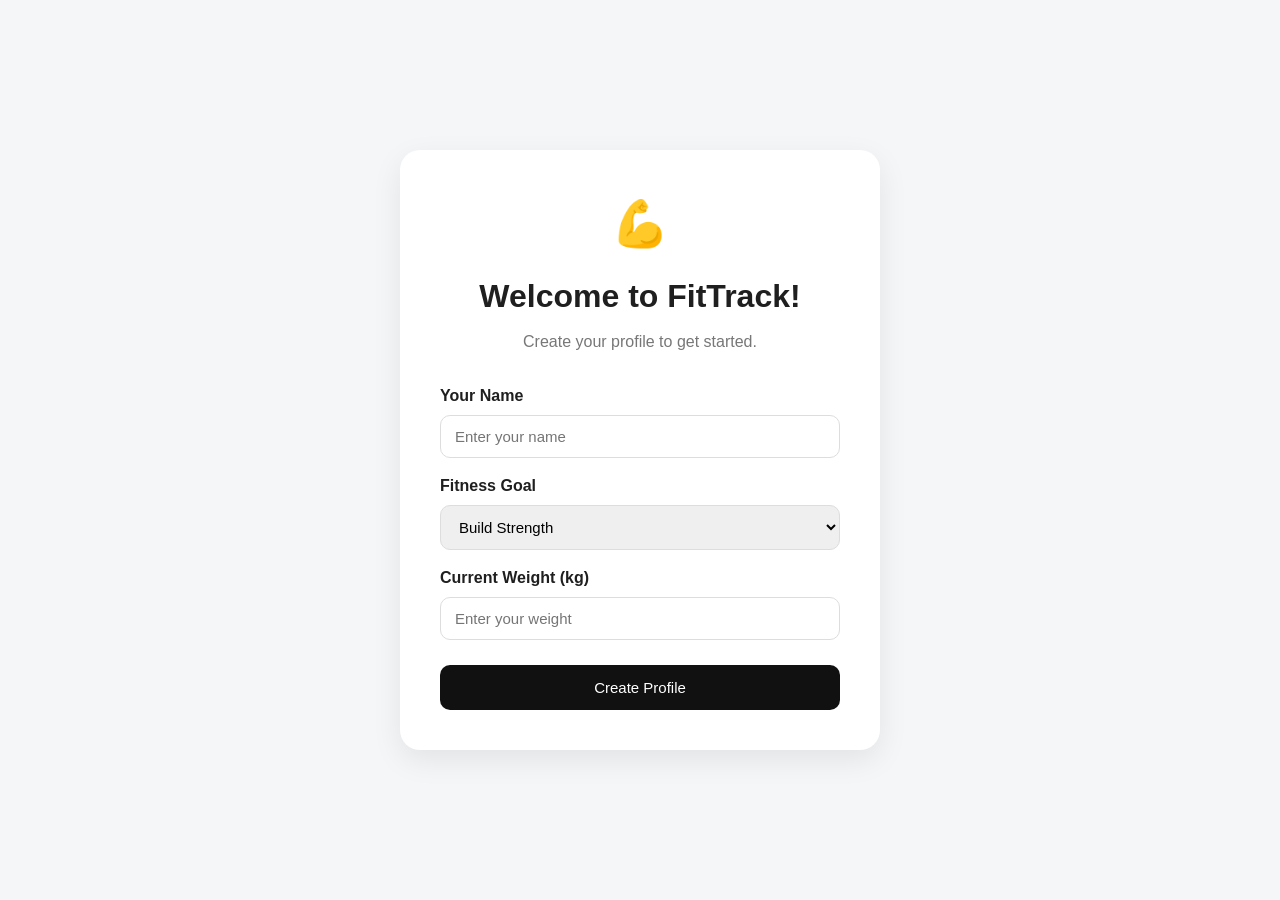
<file: index.html>
<!DOCTYPE html>
<html lang="en">

<head>
    <meta charset="UTF-8">
    <meta name="viewport" content="width=device-width, initial-scale=1.0">

    <title>FitTrack - Fitness Management</title>

       <script>
    const profile = localStorage.getItem("fitTrackProfile");

    if (!profile) {
        window.location.href = "setup.html";
    }
</script>

    <link rel="stylesheet" href="style.css">
   


</head>

<body>

    <!--navbar-->

    <nav class="navbar">

        <div class="logo">
            FitTrack
        </div>

        <div class="nav-links">

            <a href="index.html">Home</a>

            <a href="workout.html">Workout</a>

            <a href="progress.html">Progress</a>

            <a href="goals.html">Goals</a>

            <a href="profile.html">Profile</a>

        </div>

    </nav>

    <main class="container">

        <section class="hero">

            <div class="hero-content">

                <p class="welcome-text">
                    WELCOME BACK
                </p>
<h1>Hello, <span id="homeUserName"></span>! 👋</h1>

                <p class="hero-description">
                    Stay consistent, track your progress,
                    and keep moving towards your fitness goals.
                </p>

                <button
                    class="primary-button"
                    onclick="startWorkout()"
                >
                    Start Today's Workout
                </button>

            </div>

            <div class="hero-icon">
                💪
            </div>

        </section>

        <section class="stats-section">

            <div class="stat-card">

                <div class="stat-icon">
                    🏋️
                </div>

                <div>
                    <h2 id="totalWorkouts">
                        12
                    </h2>

                    <p>
                        Total Workouts
                    </p>
                </div>

            </div>


            <div class="stat-card">

                <div class="stat-icon">
                    🔥
                </div>

                <div>
                    <strong id="totalCalories">0</strong>

                    <p>
                        Calories Burned
                    </p>
                </div>

            </div>


            <!-- <div class="stat-card">

                <div class="stat-icon">
                    ⏱️
                </div>

                <div>
                    <h2>
                        8h
                    </h2>

                    <p>
                        Training Time
                    </p>
                </div>

            </div> -->


            <div class="stat-card">

                <div class="stat-icon">
                    🎯
                </div>

                <div>
                    <h2 id="goalProgress">
                        68%
                    </h2>

                    <p>
                        Goal Progress
                    </p>
                </div>

            </div>

        </section>

    <section class="workout-section">

    <div class="section-title">

        <div>

            <p>
                TODAY'S WORKOUT
            </p>

            <h2 id="todayWorkoutTitle">
                Loading...
            </h2>

        </div>

        <a
            href="workout.html"
            class="secondary-button"
        >
            View Workout
        </a>

    </div>


    <div class="workout-card">

        <div class="workout-card-header">

            <div>

                <span
                    class="workout-label"
                    id="todayWorkoutLabel"
                >
                    WORKOUT
                </span>

                <h2 id="todayWorkoutName">
                    Loading...
                </h2>

                <p id="todayWorkoutDescription">
                    Loading today's workout...
                </p>

            </div>

            <div class="workout-image">
                🏋️
            </div>

        </div>


        <!-- Exercises will appear here -->

        <div id="todayExerciseList">

            <div class="exercise-item">

                <div class="exercise-number">
                    01
                </div>

                <div>
                    <h3>Loading...</h3>
                    <p>Please wait...</p>
                </div>

            </div>

        </div>


        <button
            class="primary-button full-button"
            onclick="startWorkout()"
        >
            Start Workout
        </button>

    </div>

</section>


        <section class="progress-section">

            <div class="section-title">

                <div>

                    <p>
                        THIS WEEK
                    </p>

                    <h2>
                        Weekly Progress
                    </h2>

                </div>

            </div>


            <div class="progress-card">

                <div class="progress-header">

                    <div>

                    <strong id="weeklyWorkoutCount">
                    0 / 6
                    </strong>

                        <p>
                            Workouts completed
                        </p>

                    </div>

                    <strong id="weeklyProgressPercentage">
                        0%
                    </strong>

                </div>


            <div class="progress-bar">

    <div
        id="weeklyProgressFill"
        class="progress-fill"
        style="width: 0%;"
    ></div>

</div>

            </div>

        </section>

   <section class="goals-section">

            <!-- <div class="section-title">

            <div class="goal-card">
            <h3 id="homeFitnessGoal">Build Strength</h3>
            <p>Your current fitness goal</p>
            </div> -->
<!-- 
            </div> -->


            <div class="goal-container">


                <div class="home-goal-card">

                    <div class="goal-icon">
                        💪
                    </div>

                    <h3 id="homeFitnessGoal">
                        Build Strength
                    </h3>

                    <p>
                        Improve your overall strength.
                    </p>

                <div class="goal-bar">

                <div
                    id="homeGoalProgressBar"
                    style="width: 0%;"
                ></div>

                </div>

                <small id="homeGoalProgressText">
                    0% completed
                </small>

                </div>


                <div class="home-goal-card">

                    <div class="goal-icon">
                        🔥
                    </div>

                    <h3>
                        Stay Consistent
                    </h3>

                    <p>
                        Keep following your workout routine.
                    </p>

                    <div class="goal-bar">

                    <div
                        id="homeConsistencyProgressBar"
                        style="width: 0%;"
                    ></div>

                    </div>

                    <small id="homeConsistencyProgressText">
                        0% completed
                    </small>

                    </div>


                   <div class="home-goal-card">

                    <div class="goal-icon">
                        🎯
                    </div>

                    <h3>
                        Fitness Journey
                    </h3>

                    <p>
                        Keep making steady progress.
                    </p>

                    <div class="goal-bar">

                        <div
                         id="homeFitnessProgressBar"
                          style="width: 0%;"
                  ></div>

</div>

<small id="homeFitnessProgressText">
    0% completed
</small>

                </div>


            </div>

        </section>

    </main>

    <footer>

        <p>
          The pain you feel today will be the strength you feel tomorrow.
        </p>

    </footer>


    <script src="app.js"></script>

</body>

</html>
</file>
<file: style.css>
* {
    margin: 0;
    padding: 0;
    box-sizing: border-box;
}

body {
    font-family: Arial, Helvetica, sans-serif;
    background: #f5f6f8;
    color: #1f1f1f;
    line-height: 1.5;
}

.navbar {
    height: 70px;
    background: white;

    display: flex;
    align-items: center;
    justify-content: space-between;

    padding: 0 7%;

    border-bottom: 1px solid #e8e8e8;

    position: sticky;
    top: 0;

    z-index: 1000;
}

.logo {
    font-size: 24px;
    font-weight: 700;
}

.nav-links {
    display: flex;
    gap: 30px;
}

.nav-links a {
    text-decoration: none;
    color: #555;
    font-size: 15px;
}

.nav-links a:hover {
    color: #000;
}



.container {
    width: 86%;
    max-width: 1200px;
    margin: auto;
}

.hero {
    margin-top: 45px;

    padding: 50px;

    background: white;

    border-radius: 22px;

    display: flex;
    align-items: center;
    justify-content: space-between;

    box-shadow:
        0 8px 30px
        rgba(0, 0, 0, 0.04);
}

.welcome-text {
    font-size: 12px;
    font-weight: bold;
    letter-spacing: 2px;
    color: #777;
}

.hero h1 {
    font-size: 42px;
    margin: 8px 0;
}

.hero-description {
    color: #777;
    max-width: 500px;
    margin-bottom: 25px;
}

.hero-icon {
    font-size: 110px;
}


.primary-button {
    border: none;

    background: #111;
    color: white;

    padding: 14px 24px;

    border-radius: 10px;

    cursor: pointer;

    font-size: 15px;

    transition: 0.2s;
}

.primary-button:hover {
    transform: translateY(-2px);
    opacity: 0.85;
}

.secondary-button {
    border: 1px solid #ddd;

    background: white;

    padding: 10px 18px;

    border-radius: 8px;

    cursor: pointer;

    text-decoration: none;
    color: #222;
}

.full-button {
    width: 100%;
    margin-top: 20px;
}

.stats-section {
    display: grid;

    grid-template-columns:
        repeat(4, 1fr);

    gap: 20px;

    margin-top: 30px;
}

.stat-card {
    background: white;

    padding: 25px;

    border-radius: 16px;

    display: flex;
    align-items: center;

    gap: 15px;

    box-shadow:
        0 5px 20px
        rgba(0, 0, 0, 0.03);
}

.stat-icon {
    font-size: 30px;
}

.stat-card h2 {
    font-size: 25px;
}

.stat-card p {
    color: #777;
    font-size: 14px;
}


.workout-section,
.progress-section,
.goals-section {
    margin-top: 55px;
}

.section-title {
    display: flex;

    justify-content: space-between;
    align-items: center;

    margin-bottom: 20px;
}

.section-title p {
    font-size: 11px;
    color: #777;

    font-weight: bold;

    letter-spacing: 1.5px;
}

.section-title h2 {
    margin-top: 5px;
    font-size: 27px;
}

.workout-card {
    background: white;

    padding: 30px;

    border-radius: 18px;

    box-shadow:
        0 5px 20px
        rgba(0, 0, 0, 0.03);
}

.workout-card-header {
    display: flex;

    justify-content: space-between;
    align-items: center;

    padding-bottom: 20px;
}

.workout-label {
    font-size: 11px;

    font-weight: bold;

    letter-spacing: 1px;

    color: #777;
}

.workout-card-header h2 {
    margin: 7px 0;
}

.workout-card-header p {
    color: #777;
}

.workout-image {
    font-size: 65px;
}
.exercise-item {
    display: flex;

    align-items: center;

    gap: 18px;

    padding: 18px 0;

    border-top: 1px solid #eee;
}

.exercise-number {
    width: 40px;
    height: 40px;

    border-radius: 50%;

    background: #f1f1f1;

    display: flex;

    align-items: center;
    justify-content: center;

    font-size: 12px;

    font-weight: bold;
}

.exercise-item h3 {
    font-size: 16px;
}

.exercise-item p {
    color: #777;
    font-size: 14px;
}
.progress-card {
    background: white;

    padding: 30px;

    border-radius: 18px;
}

.progress-header {
    display: flex;

    justify-content: space-between;
    align-items: center;
}

.progress-header p {
    color: #777;
    margin-top: 5px;
}

.progress-header strong {
    font-size: 28px;
}

.progress-bar {

    width: 100%;
    height: 18px;

    background: #eee;

    border-radius: 10px;

    /* margin-top: 25px; */

    overflow: hidden;
}

.progress-fill {
    height: 100%;
    width:0%;

    background: #000;

    border-radius: 10px;
    transition : widht 0.5s ease;
}

.goal-container {
    display: grid;

    grid-template-columns:
        repeat(3, 1fr);

    gap: 20px;
}

.home-goal-card {
    background: white;

    padding: 25px;

    border-radius: 16px;
}

.goal-icon {
    font-size: 30px;
    margin-bottom: 15px;
}

.home-goal-card p {
    color: #777;
    margin: 8px 0 20px;
}

.goal-bar {
    height: 8px;

    background: #eee;

    border-radius: 10px;

    overflow: hidden;
}

.goal-bar > div {
    height: 100%;
    width: 0%;
    background: #000;
    border-radius: 10px;
    transition: width 0.8s ease-in-out;
}

.home-goal-card small {
    display: block;

    color: #777;

    margin-top: 8px;
}
footer {
    background: white;

    margin-top: 70px;

    padding: 25px;

    text-align: center;

    color: #777;

    font-size: 14px;
}
@media (max-width: 850px) {

    .stats-section {
        grid-template-columns:
            repeat(2, 1fr);
    }

    .goal-container {
        grid-template-columns: 1fr;
    }

    .hero {
        padding: 35px;
    }

    .hero h1 {
        font-size: 34px;
    }
}


@media (max-width: 550px) {

    .container {
        width: 92%;
    }

 

    .stats-section {
        grid-template-columns: 1fr;
    }

    .hero {
        flex-direction: column;

        align-items: flex-start;

        gap: 25px;
    }

    .hero-icon {
        font-size: 70px;
    }

    .hero h1 {
        font-size: 30px;
    }

    .workout-card {
        padding: 20px;
    }
}

.workout-page-header {
    margin-top: 45px;
    margin-bottom: 30px;
}

.workout-page-header h1 {
    font-size: 38px;
    margin: 8px 0;
}

.workout-page-header > p:last-child {
    color: #777;
}




.workout-exercise {
    display: flex;
    align-items: center;
    gap: 18px;

    padding: 20px 0;

    border-bottom: 1px solid #eee;
}

.workout-exercise:last-child {
    border-bottom: none;
}

.exercise-check {
    width: 20px;
    height: 20px;
    cursor: pointer;
}

.exercise-info {
    flex: 1;
}

.exercise-info h3 {
    font-size: 16px;
    margin-bottom: 3px;
}

.exercise-info p {
    color: #777;
    font-size: 13px;
}

.exercise-details {
    display: flex;
    flex-direction: column;
    align-items: flex-end;
}

.exercise-details strong {
    font-size: 15px;
}

.exercise-details small {
    color: #888;
    margin-top: 3px;
}

.completed-exercise {
    opacity: 0.55;
}

.completed-exercise .exercise-info h3 {
    text-decoration: line-through;
}

.timer-section {
    margin-top: 55px;
}

.timer-card {
    background: white;

    padding: 40px;

    border-radius: 18px;

    text-align: center;
}

.timer-card h1 {
    font-size: 60px;
    margin-bottom: 25px;
}

.timer-buttons {
    display: flex;
    justify-content: center;
    gap: 15px;
}

.timer-buttons button {
    min-width: 130px;
}


/* Weekly Plan */

.weekly-workout-section {
    margin-top: 65px;
    margin-bottom: 60px;
}

.weekly-workout-grid {
    display: grid;

    grid-template-columns:
        repeat(3, 1fr);

    gap: 20px;
}

.weekly-workout-card {
    background: white;

    padding: 25px;

    border-radius: 18px;

    border: 1px solid #eee;
}

.weekly-card-top {
    margin-bottom: 15px;
}

.weekly-card-top strong {
    font-size: 17px;
}

.weekly-workout-card h3 {
    margin-bottom: 8px;
    font-size: 18px;
}

.weekly-workout-card > p {
    color: #777;
    font-size: 13px;
    margin-bottom: 15px;
}

.weekly-workout-card ul {
    padding-left: 20px;
    color: #666;
    font-size: 14px;
}

.weekly-workout-card li {
    margin-bottom: 8px;
}

.weekly-workout-card li strong {
    margin-left: 8px;
}

.weekly-rest {
    color: #777;
    font-style: italic;
    margin-top: 15px;
}

.rest-day-message {
    text-align: center;
    padding: 50px 20px;
}

.rest-icon {
    font-size: 55px;
    margin-bottom: 15px;
}

.rest-day-message h2 {
    margin-bottom: 10px;
}

.rest-day-message p {
    color: #777;
}


/* Mobile */

@media (max-width: 900px) {

    .weekly-workout-grid {
        grid-template-columns: repeat(2, 1fr);
    }

}


@media (max-width: 600px) {

    .workout-page-header h1 {
        font-size: 29px;
    }

    .workout-exercise {
        gap: 10px;
    }

    .exercise-number {
        display: none;
    }

    .exercise-details {
        display: none;
    }

    .timer-card h1 {
        font-size: 48px;
    }

    .weekly-workout-grid {
        grid-template-columns: 1fr;
    }

}


.stats-grid {
    display: grid;

    grid-template-columns:
        repeat(4, 1fr);

    gap: 20px;

    margin-top: 30px;
    margin-bottom: 50px;
}

.stats-grid .stat-card {
    display: block;

    background: white;

    padding: 25px;

    border-radius: 16px;

    box-shadow:
        0 5px 20px
        rgba(0, 0, 0, 0.03);
}

.stats-grid .stat-icon {
    margin-bottom: 10px;
}

.stats-grid .stat-card h3 {
    font-size: 14px;
    color: #777;
    margin-bottom: 8px;
}

.stats-grid .stat-card h2 {
    font-size: 30px;
}

.stats-grid .stat-card p {
    color: #777;
    font-size: 13px;
}


/* Weight */

.weight-card {
    background: white;

    padding: 25px;

    border-radius: 18px;

    display: flex;

    gap: 15px;

    align-items: center;
}

.weight-card input {
    flex: 1;

    padding: 14px;

    border: 1px solid #ddd;

    border-radius: 10px;

    font-size: 15px;
}

.saved-weight {
    margin-top: 12px;
    color: #777;
}


/* History */

.history-container {
    background: white;

    border-radius: 18px;

    padding: 20px;
}

.history-item {
    display: flex;

    justify-content: space-between;

    align-items: center;

    padding: 18px 5px;

    border-bottom: 1px solid #eee;
}

.history-item:last-child {
    border-bottom: none;
}

.history-item p {
    color: #777;

    font-size: 13px;

    margin-top: 5px;
}

.history-item span {
    font-size: 14px;
}

.empty-message {
    color: #777;

    text-align: center;

    padding: 20px;
}




.weekly-plan {
    display: grid;

    grid-template-columns:
        repeat(3, 1fr);

    gap: 20px;
}

.weekly-day-card {
    background: white;

    padding: 22px;

    border-radius: 18px;
}

.weekly-day-header {
    display: flex;

    justify-content: space-between;

    align-items: center;
}

.weekly-day-header span {
    font-size: 25px;
}

.weekly-day-card h3 {
    margin: 15px 0;
}

.weekly-day-card ul {
    padding-left: 20px;

    color: #666;
}

.weekly-day-card li {
    margin-bottom: 8px;
}

.rest-day {
    color: #777;

    font-style: italic;
}



@media (max-width: 900px) {

    .stats-grid {
        grid-template-columns:
            repeat(2, 1fr);
    }

    .weekly-plan {
        grid-template-columns:
            repeat(2, 1fr);
    }

}


@media (max-width: 600px) {

    .stats-grid {
        grid-template-columns: 1fr;
    }

    .weekly-plan {
        grid-template-columns: 1fr;
    }

    .weight-card {
        flex-direction: column;

        align-items: stretch;
    }

}


.exercise-check {
    display: flex;
    align-items: center;
    gap: 18px;
    width: 100%;
    padding: 18px 20px;
    cursor: pointer;
    box-sizing: border-box;
}

.exercise-check + .exercise-check {
    border-top: 1px solid #eeeeee;
}

.exercise-checkbox {
    width: 20px;
    height: 20px;
    cursor: pointer;
    flex-shrink: 0;
}

.exercise-info {
    display: flex;
    flex-direction: column;
    gap: 6px;
}

.exercise-info strong {
    font-size: 16px;
    color: #222;
}

.exercise-info p {
    margin: 0;
    font-size: 14px;
    color: #777;
}


.workout-card {
    background: white;
    border-radius: 18px;
    overflow: hidden;
}

.workout-exercise {
    width: 100%;
    box-sizing: border-box;
}



.exercise-check:hover {
    background: #f8f8f8;
}




@media (max-width: 600px) {

    .exercise-check {
        padding: 16px;
        gap: 14px;
    }

    .exercise-info strong {
        font-size: 15px;
    }

    .exercise-info p {
        font-size: 13px;
    }
}


.page-header {
    text-align: center;
    padding: 60px 20px 35px;
}

.page-header h1 {
    margin: 0 0 10px;
    font-size: 36px;
}

.page-header p {
    margin: 0;
    color: #777;
    font-size: 16px;
}

.goals-container {
    width: 90%;
    max-width: 1000px;
    margin: 20px auto 60px;

    display: grid;
    grid-template-columns: repeat(2, 1fr);
    gap: 25px;
}

.home-goal-card {
    background: #ffffff;
    border-radius: 18px;
    padding: 28px;

    box-shadow: 0 8px 25px rgba(0, 0, 0, 0.08);

    transition: transform 0.2s ease,
                box-shadow 0.2s ease;
}

.home-goal-card:hover {
    transform: translateY(-4px);

    box-shadow: 0 12px 30px rgba(0, 0, 0, 0.12);
}

.goal-header {
    display: flex;
    justify-content: space-between;
    align-items: flex-start;
    gap: 20px;
}

.goal-header h2 {
    margin: 0 0 8px;
    font-size: 21px;
}

.goal-header p {
    margin: 0;
    color: #777;
    font-size: 14px;
    line-height: 1.5;
}

.goal-icon {
    font-size: 34px;
    flex-shrink: 0;
}

.goal-progress {
    margin-top: 25px;
}

.goal-progress-text {
    display: flex;
    justify-content: space-between;
    align-items: center;

    margin-bottom: 10px;

    font-size: 14px;
}

.goal-progress-text span {
    color: #666;
}

.goal-progress-text strong {
    font-size: 15px;
}

.goal-progress-bar {
    width: 100%;
    height: 10px;

    background: #eeeeee;

    border-radius: 20px;

    overflow: hidden;
}

.goal-progress-fill {
    height: 100%;
    width: 0%;

    background: #222;

    border-radius: 20px;

    transition: width 0.5s ease;
}

.goal-status {
    margin: 18px 0 0;

    color: #666;

    font-size: 14px;
    line-height: 1.5;
}




@media (max-width: 768px) {

    .goals-container {
        grid-template-columns: 1fr;
        width: 92%;
    }

    .page-header {
        padding-top: 40px;
    }

    .page-header h1 {
        font-size: 30px;
    }

}


@media (max-width: 480px) {

    .home-goal-card {
        padding: 22px;
    }

    .goal-header h2 {
        font-size: 18px;
    }

    .goal-icon {
        font-size: 28px;
    }

}



.profile-container {
    width: 90%;
    max-width: 1000px;
    margin: 20px auto 60px;

    display: grid;
    grid-template-columns: 0.8fr 1.2fr;
    gap: 30px;
    align-items: start;
}



.profile-card {
    background: #ffffff;

    border-radius: 20px;

    padding: 35px 25px;

    text-align: center;

    box-shadow: 0 8px 25px rgba(0, 0, 0, 0.08);
}


.profile-avatar {
    width: 90px;
    height: 90px;

    margin: 0 auto 18px;

    border-radius: 50%;

    background: #f1f1f1;

    display: flex;
    align-items: center;
    justify-content: center;

    font-size: 42px;
}


.profile-card h2 {
    margin: 0 0 8px;

    font-size: 25px;
}


.profile-card > p {
    margin: 0;

    color: #777;

    font-size: 14px;
}



.profile-stats {
    display: grid;

    grid-template-columns: repeat(3, 1fr);

    gap: 10px;

    margin-top: 30px;

    padding-top: 25px;

    border-top: 1px solid #eeeeee;
}


.profile-stat {
    display: flex;

    flex-direction: column;

    gap: 6px;
}


.profile-stat strong {
    font-size: 20px;
}


.profile-stat span {
    color: #777;

    font-size: 12px;
}


.profile-form-card {
    background: #ffffff;

    border-radius: 20px;

    padding: 30px;

    box-shadow: 0 8px 25px rgba(0, 0, 0, 0.08);
}


.profile-form-card h2 {
    margin: 0 0 8px;

    font-size: 24px;
}


.form-description {
    margin: 0 0 25px;

    color: #777;

    font-size: 14px;
}


.form-group {
    margin-bottom: 20px;
}


.form-group label {
    display: block;

    margin-bottom: 8px;

    font-size: 14px;

    font-weight: 600;
}


.form-group input,
.form-group select {
    width: 100%;

    box-sizing: border-box;

    padding: 12px 14px;

    border: 1px solid #dddddd;

    border-radius: 10px;

    background: #ffffff;

    font-size: 14px;

    outline: none;
}


.form-group input:focus,
.form-group select:focus {
    border-color: #888888;
}


.profile-form-card .primary-button {
    width: 100%;

    border: none;

    cursor: pointer;
}


.profile-message {
    min-height: 20px;

    margin: 15px 0 0;

    text-align: center;

    font-size: 14px;
}


/* =========================
   PROFILE RESPONSIVE
========================= */

@media (max-width: 768px) {

    .profile-container {
        grid-template-columns: 1fr;

        width: 92%;
    }

}


@media (max-width: 480px) {

    .profile-card,
    .profile-form-card {
        padding: 22px;
    }


    .profile-stats {
        gap: 5px;
    }


    .profile-stat strong {
        font-size: 18px;
    }

}

/* =========================
   MOBILE RESPONSIVE
   ========================= */

@media (max-width: 768px) {

    .navbar {
        flex-direction: column;
        gap: 15px;
        padding: 15px 20px;
    }

    .nav-links {
        display: flex;
        flex-wrap: wrap;
        justify-content: center;
        gap: 8px;
        width: 100%;
    }

    .nav-links a {
        font-size: 13px;
        padding: 8px 10px;
    }

    .logo {
        font-size: 24px;
    }

    .page-header {
        padding: 40px 20px;
    }

    .page-header h1 {
        font-size: 28px;
    }

    .page-header p {
        font-size: 14px;
    }

}

/* =========================
   WORKOUT HISTORY
========================= */

.history-card {
    background: white;
    border-radius: 18px;
    overflow: hidden;
    margin-top: 20px;
}

.history-table {
    width: 100%;
}

.history-row {
    display: grid;
    grid-template-columns: 1.2fr 1.5fr 1fr 1fr;
    align-items: center;
    gap: 15px;
    padding: 18px 20px;
    border-bottom: 1px solid #eeeeee;
}

.history-row:last-child {
    border-bottom: none;
}

.history-header {
    background: #f7f7f7;
    font-weight: 600;
    color: #555;
}

.history-row span {
    color: #333;
}

.status-completed {
    display: inline-block;
    padding: 6px 12px;
    border-radius: 20px;
    background: #e8f7ee;
    color: #218838 !important;
    font-size: 13px;
    font-weight: 600;
}

/* Mobile */
@media (max-width: 600px) {

    .history-row {
        grid-template-columns: 1fr;
        gap: 8px;
        padding: 15px;
    }

    .history-header {
        display: none;
    }

    .history-row span {
        font-size: 14px;
    }

}

.weight-history-row {
    grid-template-columns: 1fr 1fr 1fr;
}

.weight-history-list .history-row {
    grid-template-columns: 1fr 1fr 1fr;
}

/* =========================
   PROFILE SETUP PAGE
========================= */

.setup-container {
    min-height: 100vh;
    display: flex;
    justify-content: center;
    align-items: center;
    padding: 30px 20px;
}

.setup-card {
    width: 100%;
    max-width: 480px;
    background: #ffffff;
    padding: 40px;
    border-radius: 20px;
    box-shadow: 0 10px 30px rgba(0, 0, 0, 0.08);
}

.setup-icon {
    font-size: 45px;
    text-align: center;
    margin-bottom: 15px;
}

.setup-card h1 {
    text-align: center;
    margin-bottom: 10px;
}

.setup-card > p {
    text-align: center;
    color: #777;
    margin-bottom: 30px;
}

.setup-card label {
    display: block;
    margin-top: 16px;
    margin-bottom: 7px;
    font-weight: 600;
}

.setup-card input,
.setup-card select {
    width: 100%;
    padding: 12px 14px;
    border: 1px solid #ddd;
    border-radius: 10px;
    font-size: 15px;
    box-sizing: border-box;
}

.setup-card input:focus,
.setup-card select:focus {
    outline: none;
    border-color: #111;
}

.setup-card button {
    width: 100%;
    margin-top: 25px;
}

.reset-profile-btn {
    width: 100%;
    margin-top: 12px;
    padding: 12px;
    border: 1px solid #ddd;
    border-radius: 10px;
    background: #fff;
    cursor: pointer;
    font-size: 15px;
}

.reset-profile-btn:hover {
    background: #f5f5f5;
}

.progress-bar {
    width: 100%;
    height: 8px;
    background: #eee;
    border-radius: 10px;
    overflow: hidden;
}

.progress-fill {
    height: 100%;
    width: 0%;
    background: #000;
    border-radius: 10px;
    transition: width 0.5s ease;
}

/* =========================
   WORKOUT COUNTDOWN TIMER
========================= */

.timer-card {
    padding: 25px;
    text-align: center;
}

.workout-time-input {
    display: flex;
    justify-content: center;
    gap: 20px;
    margin-bottom: 25px;
}

.workout-time-input div {
    display: flex;
    flex-direction: column;
    gap: 8px;
}

.workout-time-input label {
    font-size: 14px;
    font-weight: 600;
}

.workout-time-input input {
    width: 90px;
    padding: 10px;
    text-align: center;
    border: 1px solid #ddd;
    border-radius: 8px;
    font-size: 16px;
}

#workoutTimer {
    font-size: 48px;
    margin: 20px 0;
    font-weight: 700;
    letter-spacing: 2px;
}

.timer-buttons {
    display: flex;
    justify-content: center;
    gap: 12px;
}

/* ========================================
   FITTRACK ANIMATIONS
======================================== */

/* Workout card entrance */

.workout-card {
    animation: cardAppear 0.7s ease-out;
}

@keyframes cardAppear {

    from {
        opacity: 0;
        transform: translateY(25px);
    }

    to {
        opacity: 1;
        transform: translateY(0);
    }

}


/* Exercise rows entrance */

.exercise-check {
    animation: exerciseAppear 0.5s ease-out both;
}

.exercise-check:nth-child(1) {
    animation-delay: 0.1s;
}

.exercise-check:nth-child(2) {
    animation-delay: 0.2s;
}

.exercise-check:nth-child(3) {
    animation-delay: 0.3s;
}

.exercise-check:nth-child(4) {
    animation-delay: 0.4s;
}

.exercise-check:nth-child(5) {
    animation-delay: 0.5s;
}


@keyframes exerciseAppear {

    from {
        opacity: 0;
        transform: translateX(-20px);
    }

    to {
        opacity: 1;
        transform: translateX(0);
    }

}


/* Hover animation */

.exercise-check {
    transition:
        transform 0.25s ease,
        box-shadow 0.25s ease,
        border-color 0.25s ease;
}

.exercise-check:hover {
    transform: translateX(6px);
    box-shadow:
        0 5px 18px rgba(0, 0, 0, 0.25);
}


/* Checkbox animation */

.exercise-checkbox {
    transition: transform 0.2s ease;
}

.exercise-checkbox:checked {
    animation: checkboxPop 0.35s ease;
}

@keyframes checkboxPop {

    0% {
        transform: scale(1);
    }

    50% {
        transform: scale(1.6);
    }

    100% {
        transform: scale(1);
    }

}


/* Complete Workout button */

.primary-button {
    transition:
        transform 0.25s ease,
        box-shadow 0.25s ease;
}

.primary-button:hover {
    transform: translateY(-3px);
    box-shadow:
        0 8px 20px rgba(0, 0, 0, 0.25);
}

.primary-button:active {
    transform: scale(0.97);
}


/* ========================================
   FITTRACK HOME PAGE ANIMATIONS
======================================== */

.hero {
    animation: heroAppear 0.8s ease-out;
}

@keyframes heroAppear {
    from {
        opacity: 0;
        transform: translateY(30px);
    }

    to {
        opacity: 1;
        transform: translateY(0);
    }
}


/* Statistics cards */

.stat-card {
    animation: statAppear 0.6s ease-out both;
}

.stat-card:nth-child(1) {
    animation-delay: 0.15s;
}

.stat-card:nth-child(2) {
    animation-delay: 0.3s;
}

.stat-card:nth-child(3) {
    animation-delay: 0.45s;
}

@keyframes statAppear {
    from {
        opacity: 0;
        transform: translateY(20px);
    }

    to {
        opacity: 1;
        transform: translateY(0);
    }
}


/* Goal cards */

.goal-card {
    animation: goalAppear 0.6s ease-out both;
}

.goal-card:nth-child(1) {
    animation-delay: 0.2s;
}

.goal-card:nth-child(2) {
    animation-delay: 0.35s;
}

.goal-card:nth-child(3) {
    animation-delay: 0.5s;
}

@keyframes goalAppear {
    from {
        opacity: 0;
        transform: translateY(20px);
    }

    to {
        opacity: 1;
        transform: translateY(0);
    }
}


/* Hero icon */

.hero-icon {
    animation: iconFloat 3s ease-in-out infinite;
}

@keyframes iconFloat {
    0% {
        transform: translateY(0);
    }

    50% {
        transform: translateY(-8px);
    }

    100% {
        transform: translateY(0);
    }
}

/* ========================================
   FITTRACK NAVBAR ANIMATION
======================================== */

.navbar .logo {
    transition: transform 0.3s ease;
}

.navbar .logo:hover {
    transform: scale(1.05);
}


/* Navbar links */

.nav-links a {
    position: relative;
    transition: color 0.25s ease;
}


/* Animated underline */

.nav-links a::after {
    content: "";
    position: absolute;

    left: 50%;
    bottom: -6px;

    width: 0;
    height: 2px;

    background: currentColor;

    transform: translateX(-50%);
    transition: width 0.25s ease;
}


/* Hover */

.nav-links a:hover::after {
    width: 70%;
}


/* Active link */

.nav-links a.active::after {
    width: 70%;
}
</file>
